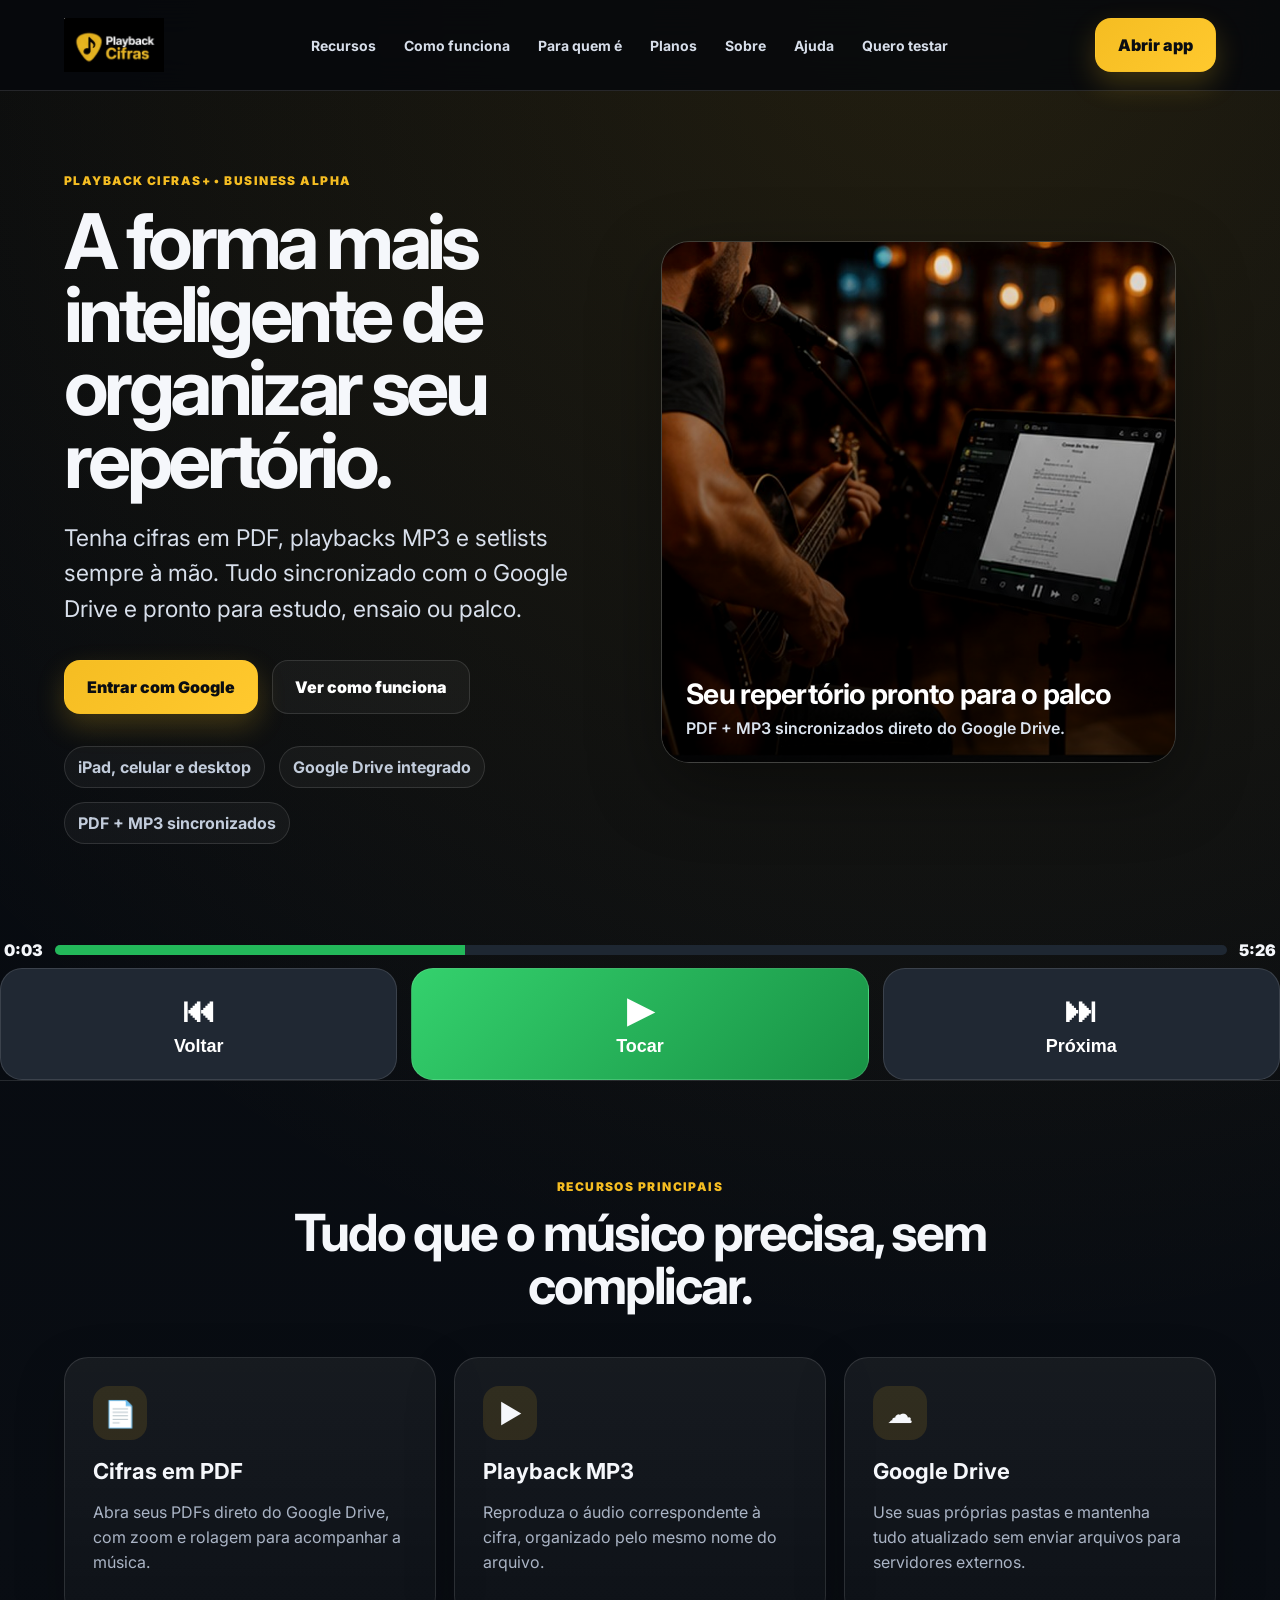
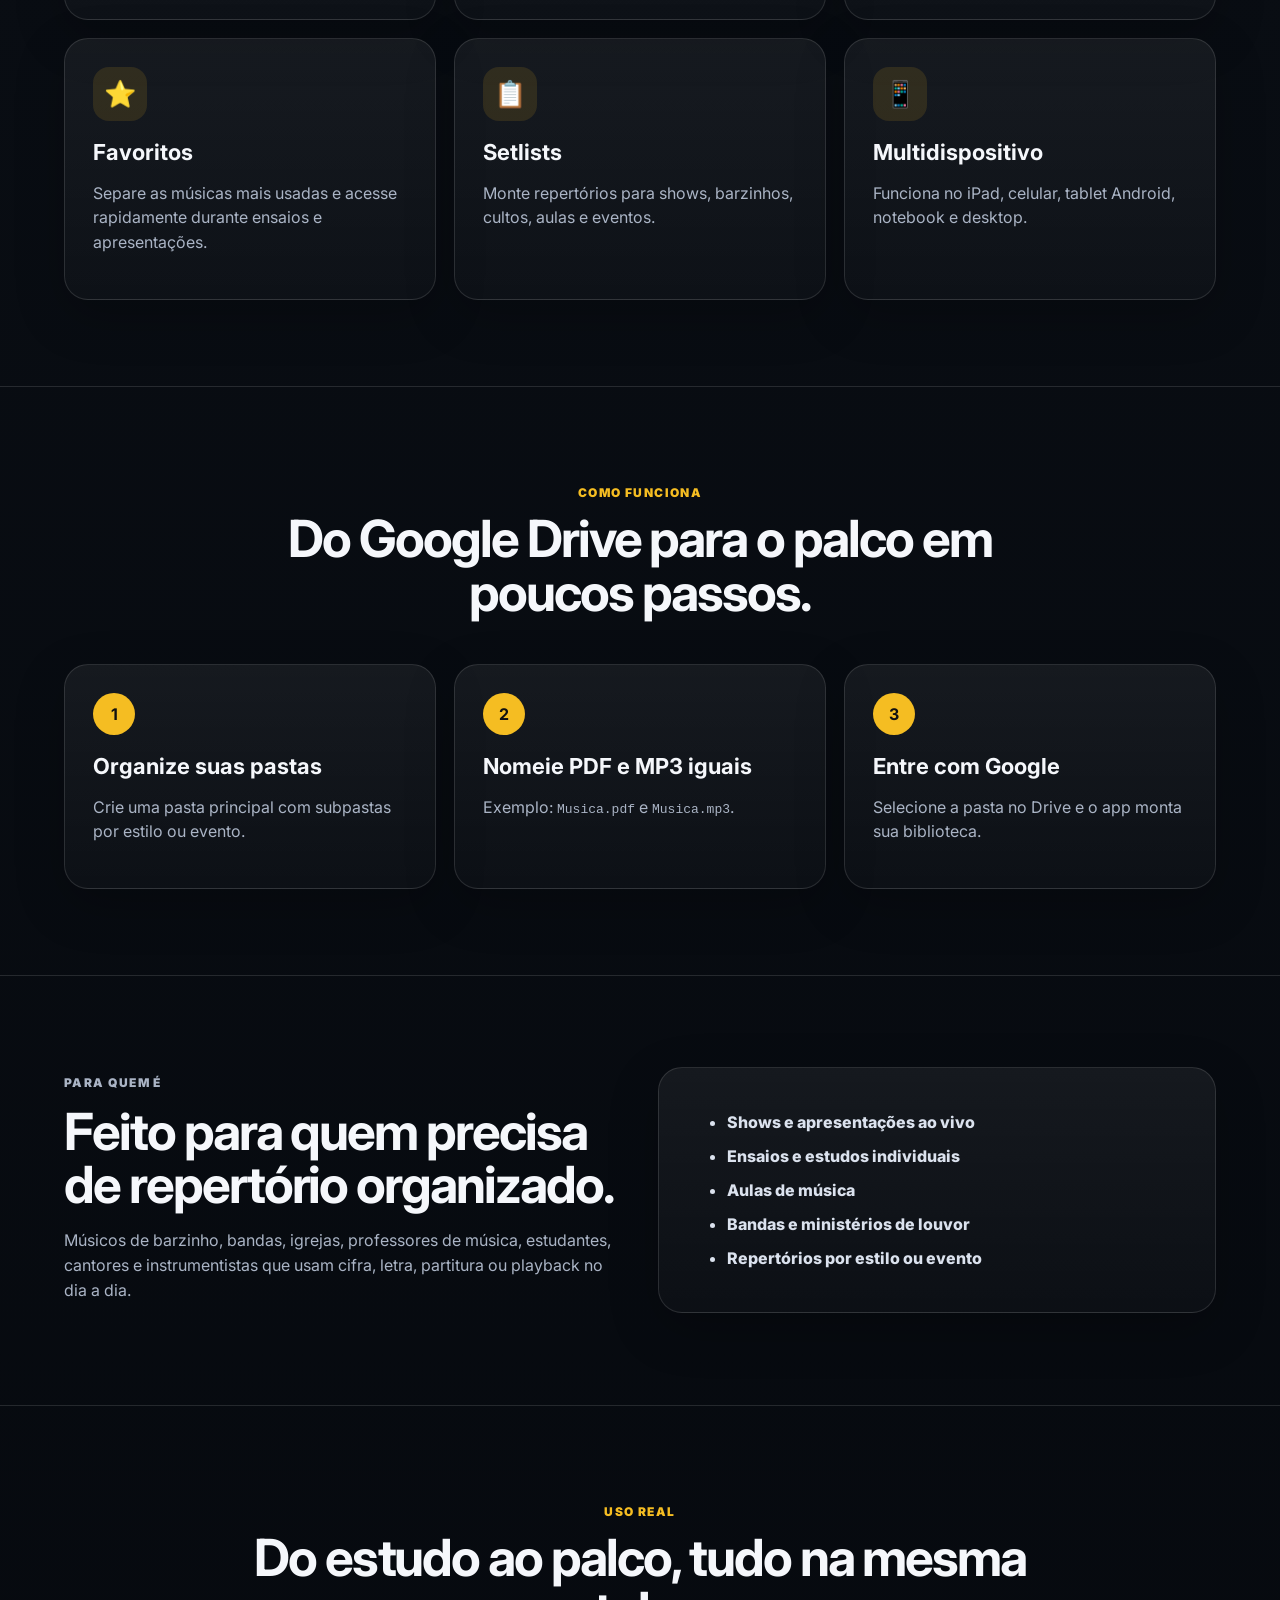
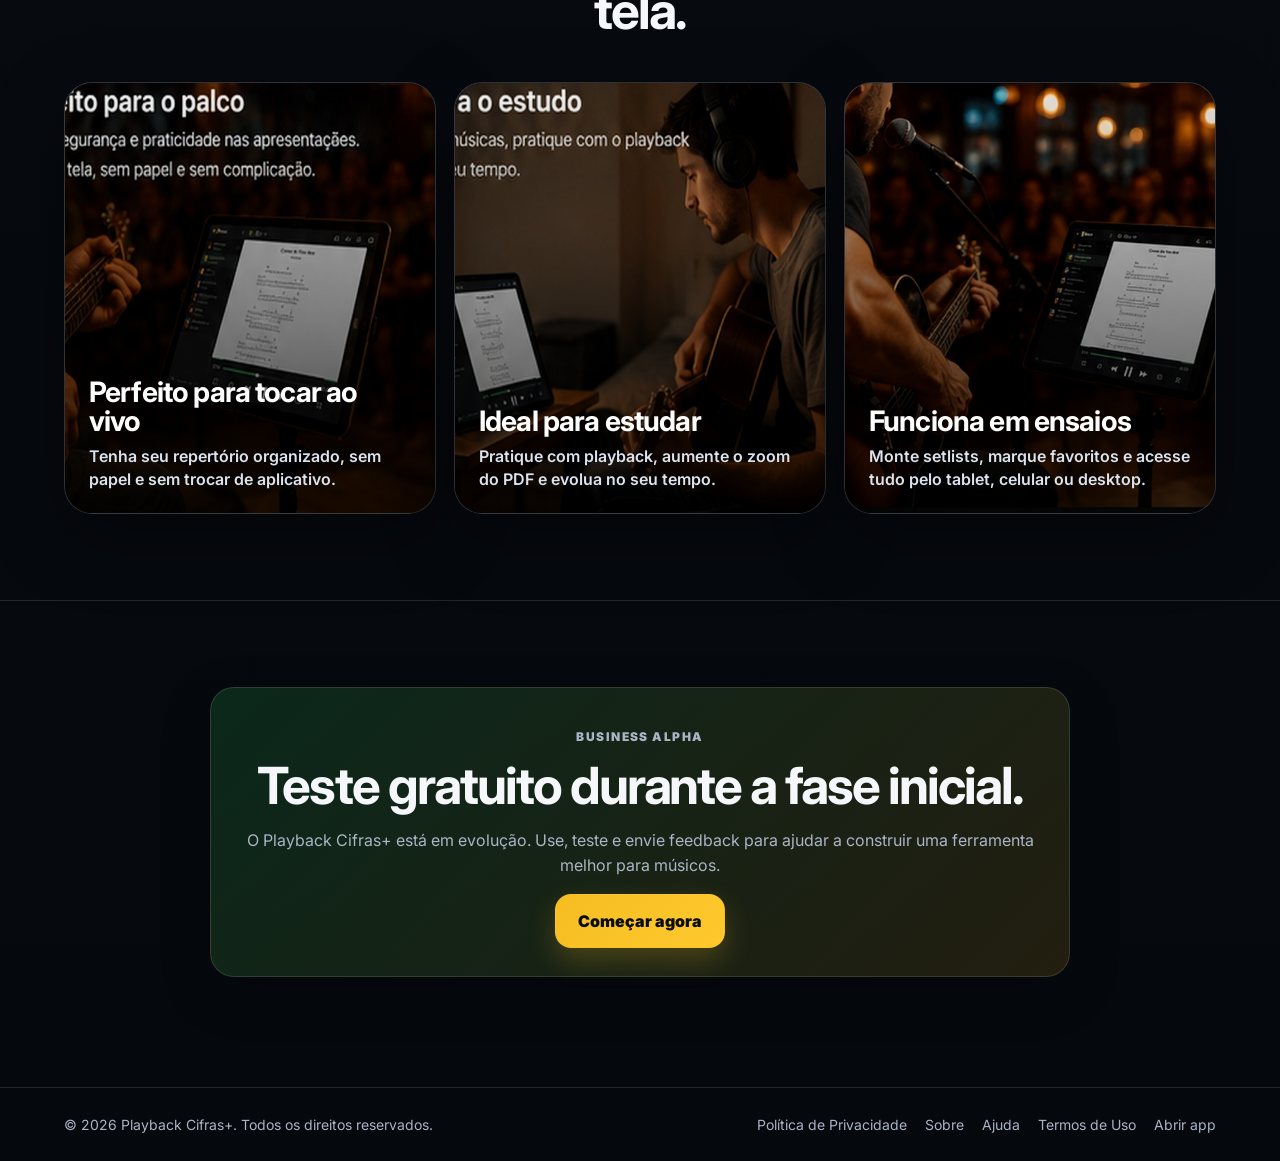
<file: index.html>
<!doctype html>
<html lang="pt-BR">
<head>
  <meta charset="utf-8" />
  <meta name="viewport" content="width=device-width, initial-scale=1" />
  <title>Playback Cifras+ — A forma mais inteligente de organizar seu repertório</title>
  <meta name="description" content="Organize cifras em PDF, playbacks MP3 e setlists em um só lugar. Playback Cifras+ integra Google Drive, iPad, celular e desktop." />
  <meta name="theme-color" content="#05080d" />
  <link rel="preconnect" href="https://fonts.googleapis.com">
  <link rel="preconnect" href="https://fonts.gstatic.com" crossorigin>
  <link href="https://fonts.googleapis.com/css2?family=Inter:wght@400;600;700;800;900&display=swap" rel="stylesheet">
  <link rel="stylesheet" href="landing.css" />
</head>
<body>
  <header class="site-header">
    <a class="brand" href="./" aria-label="Playback Cifras+">
      <img src="assets/playback-cifras-plus-logo.jpg" alt="Playback Cifras+" />
    </a>
    <nav class="nav" aria-label="Navegação principal">
      <a href="#recursos">Recursos</a>
      <a href="#como-funciona">Como funciona</a>
      <a href="#publico">Para quem é</a>
      <a href="#planos">Planos</a>
      <a href="about.html">Sobre</a>
      <a href="help.html">Ajuda</a>
    <a href="capture.html">Quero testar</a>
    </nav>
    <a class="btn btn-primary header-cta" href="player.html">Abrir app</a>
  </header>

  <main>
    <section class="hero">
      <div class="hero-copy">
        <p class="eyebrow">Playback Cifras+ • Business Alpha</p>
        <h1>A forma mais inteligente de organizar seu repertório.</h1>
        <p class="lead">Tenha cifras em PDF, playbacks MP3 e setlists sempre à mão. Tudo sincronizado com o Google Drive e pronto para estudo, ensaio ou palco.</p>
        <div class="hero-actions">
          <a class="btn btn-primary" href="player.html">Entrar com Google</a>
          <a class="btn btn-secondary" href="#como-funciona">Ver como funciona</a>
        </div>
        <div class="trust-row" aria-label="Benefícios rápidos">
          <span>iPad, celular e desktop</span>
          <span>Google Drive integrado</span>
          <span>PDF + MP3 sincronizados</span>
        </div>
      </div>
      <div class="hero-visual human-hero" aria-label="Músico usando Playback Cifras+ no palco">
        <figure class="human-card hero-photo">
          <img src="assets/musico-barzinho.jpg" alt="Músico tocando violão em um barzinho usando o Playback Cifras+ no iPad" />
          <figcaption>
            <strong>Seu repertório pronto para o palco</strong>
            <span>PDF + MP3 sincronizados direto do Google Drive.</span>
          </figcaption>
        </figure>
      </div>
    </section>
            </div>
            <div class="player-bar">
              <span>0:03</span><div class="progress"><i></i></div><span>5:26</span>
            </div>
            <div class="player-buttons">
              <button>⏮<span>Voltar</span></button>
              <button class="play">▶<span>Tocar</span></button>
              <button>⏭<span>Próxima</span></button>
            </div>
          </div>
        </div>
      </div>
    </section>

    <section id="recursos" class="section features">
      <div class="section-head">
        <p class="eyebrow">Recursos principais</p>
        <h2>Tudo que o músico precisa, sem complicar.</h2>
      </div>
      <div class="feature-grid">
        <article><span>📄</span><h3>Cifras em PDF</h3><p>Abra seus PDFs direto do Google Drive, com zoom e rolagem para acompanhar a música.</p></article>
        <article><span>▶</span><h3>Playback MP3</h3><p>Reproduza o áudio correspondente à cifra, organizado pelo mesmo nome do arquivo.</p></article>
        <article><span>☁</span><h3>Google Drive</h3><p>Use suas próprias pastas e mantenha tudo atualizado sem enviar arquivos para servidores externos.</p></article>
        <article><span>⭐</span><h3>Favoritos</h3><p>Separe as músicas mais usadas e acesse rapidamente durante ensaios e apresentações.</p></article>
        <article><span>📋</span><h3>Setlists</h3><p>Monte repertórios para shows, barzinhos, cultos, aulas e eventos.</p></article>
        <article><span>📱</span><h3>Multidispositivo</h3><p>Funciona no iPad, celular, tablet Android, notebook e desktop.</p></article>
      </div>
    </section>

    <section id="como-funciona" class="section how">
      <div class="section-head">
        <p class="eyebrow">Como funciona</p>
        <h2>Do Google Drive para o palco em poucos passos.</h2>
      </div>
      <div class="steps">
        <div><strong>1</strong><h3>Organize suas pastas</h3><p>Crie uma pasta principal com subpastas por estilo ou evento.</p></div>
        <div><strong>2</strong><h3>Nomeie PDF e MP3 iguais</h3><p>Exemplo: <code>Musica.pdf</code> e <code>Musica.mp3</code>.</p></div>
        <div><strong>3</strong><h3>Entre com Google</h3><p>Selecione a pasta no Drive e o app monta sua biblioteca.</p></div>
      </div>
    </section>

    <section id="publico" class="section split">
      <div>
        <p class="eyebrow">Para quem é</p>
        <h2>Feito para quem precisa de repertório organizado.</h2>
        <p>Músicos de barzinho, bandas, igrejas, professores de música, estudantes, cantores e instrumentistas que usam cifra, letra, partitura ou playback no dia a dia.</p>
      </div>
      <div class="audience-card">
        <ul>
          <li>Shows e apresentações ao vivo</li>
          <li>Ensaios e estudos individuais</li>
          <li>Aulas de música</li>
          <li>Bandas e ministérios de louvor</li>
          <li>Repertórios por estilo ou evento</li>
        </ul>
      </div>
    </section>

    <section class="section humanized-use">
      <div class="section-head">
        <p class="eyebrow">Uso real</p>
        <h2>Do estudo ao palco, tudo na mesma tela.</h2>
      </div>
      <div class="human-grid">
        <article class="human-card">
          <img src="assets/musico-palco-ipad.jpg" alt="Músico usando iPad com cifras e playback durante uma apresentação ao vivo" />
          <div><h3>Perfeito para tocar ao vivo</h3><p>Tenha seu repertório organizado, sem papel e sem trocar de aplicativo.</p></div>
        </article>
        <article class="human-card">
          <img src="assets/musico-estudo-quarto.jpg" alt="Músico estudando violão no quarto com o Playback Cifras+ no tablet" />
          <div><h3>Ideal para estudar</h3><p>Pratique com playback, aumente o zoom do PDF e evolua no seu tempo.</p></div>
        </article>
        <article class="human-card">
          <img src="assets/musico-barzinho.jpg" alt="Músico ensaiando repertório com amigos usando o Playback Cifras+" />
          <div><h3>Funciona em ensaios</h3><p>Monte setlists, marque favoritos e acesse tudo pelo tablet, celular ou desktop.</p></div>
        </article>
      </div>
    </section>

    <section id="planos" class="section pricing">
      <div class="pricing-card">
        <p class="eyebrow">Business Alpha</p>
        <h2>Teste gratuito durante a fase inicial.</h2>
        <p>O Playback Cifras+ está em evolução. Use, teste e envie feedback para ajudar a construir uma ferramenta melhor para músicos.</p>
        <a class="btn btn-primary" href="player.html">Começar agora</a>
      </div>
    </section>
  </main>

  <footer class="site-footer">
    <div>© 2026 Playback Cifras+. Todos os direitos reservados.</div>
    <div class="footer-links">
      <a href="./privacy.html">Política de Privacidade</a>
      <a href="about.html">Sobre</a>
      <a href="help.html">Ajuda</a>
      <a href="./terms.html">Termos de Uso</a>
      <a href="player.html">Abrir app</a>
    </div>
  </footer>
</body>
</html>
</file>
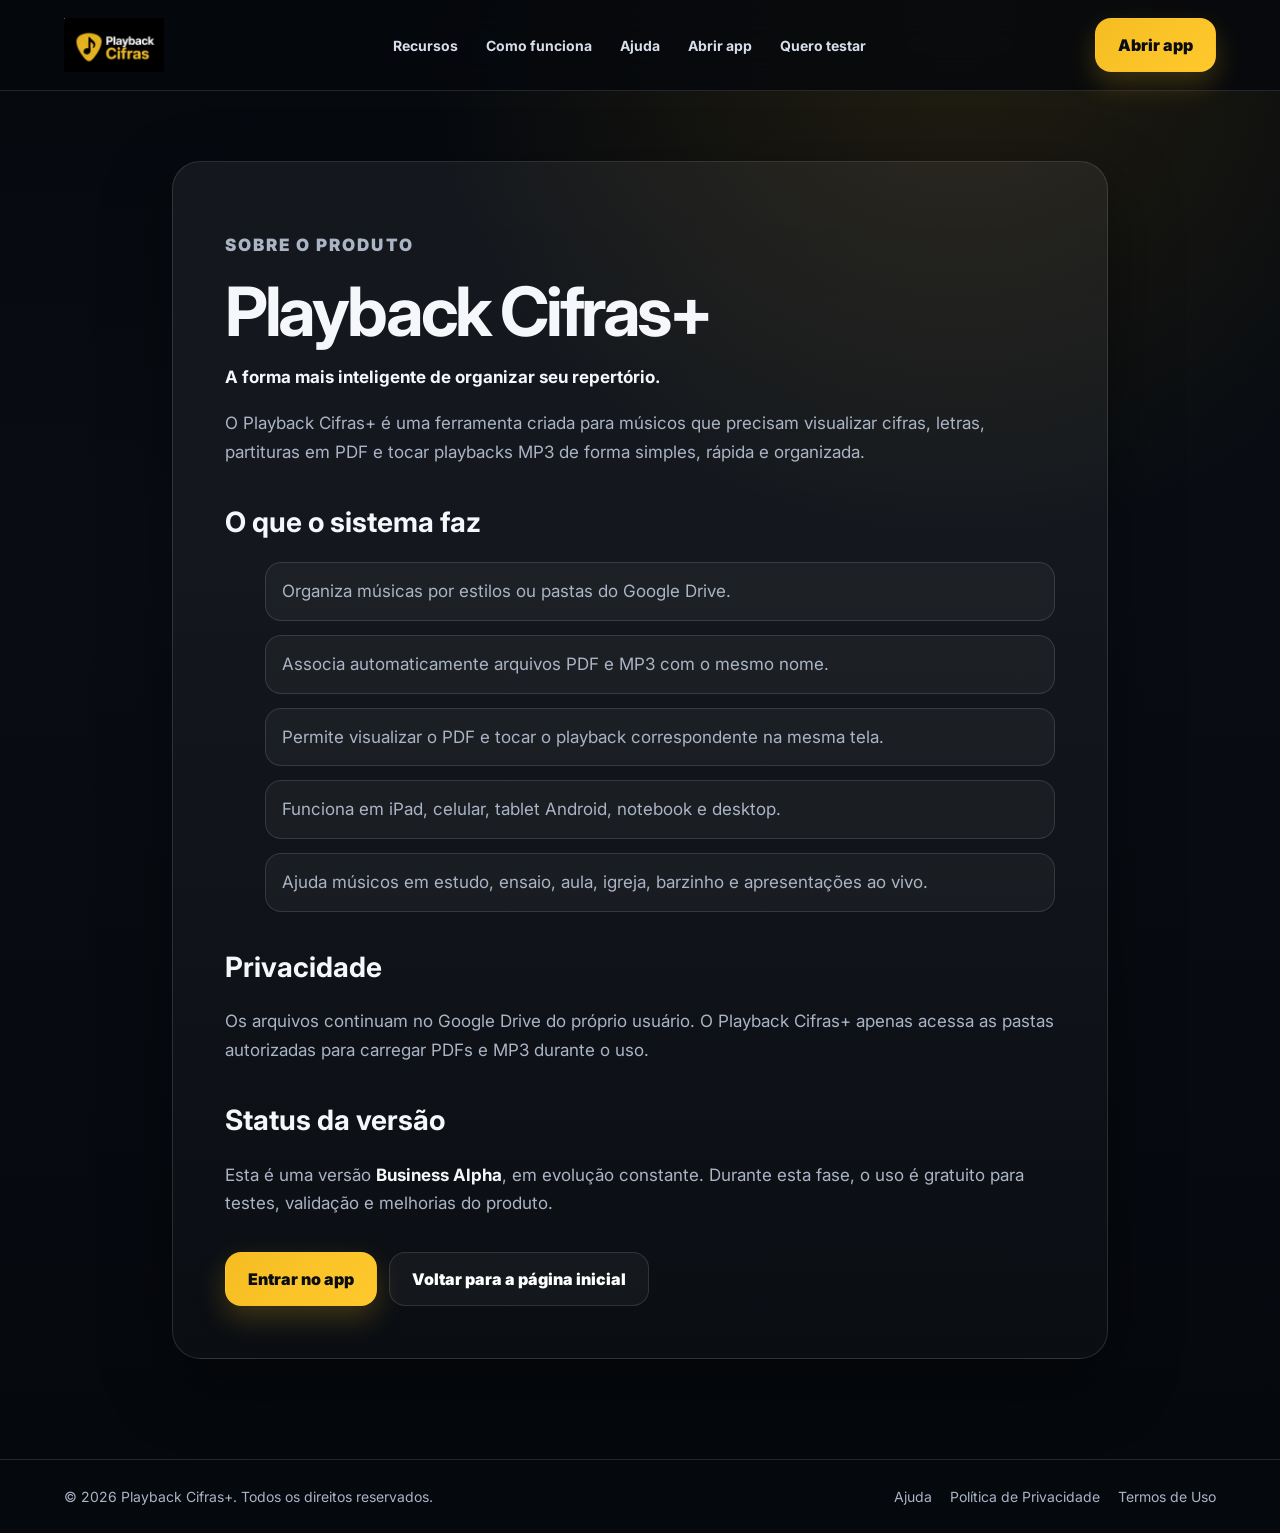
<file: about.html>
<!doctype html>
<html lang="pt-BR">
<head>
  <meta charset="utf-8" />
  <meta name="viewport" content="width=device-width, initial-scale=1" />
  <title>Sobre — Playback Cifras+</title>
  <meta name="description" content="Conheça o Playback Cifras+, a forma mais inteligente de organizar seu repertório musical." />
  <meta name="theme-color" content="#05080d" />
  <link rel="preconnect" href="https://fonts.googleapis.com">
  <link rel="preconnect" href="https://fonts.gstatic.com" crossorigin>
  <link href="https://fonts.googleapis.com/css2?family=Inter:wght@400;600;700;800;900&display=swap" rel="stylesheet">
  <link rel="stylesheet" href="landing.css" />
  <style>.doc-page{max-width:980px;margin:0 auto;padding:70px 22px 100px}.doc-card{background:linear-gradient(180deg,rgba(255,255,255,.06),rgba(255,255,255,.025));border:1px solid var(--line);border-radius:28px;padding:clamp(24px,5vw,52px);box-shadow:var(--shadow)}.doc-card h1{font-size:clamp(38px,6vw,68px);letter-spacing:-.05em;line-height:1;margin:10px 0 18px}.doc-card h2{font-size:28px;margin-top:38px}.doc-card p,.doc-card li{color:var(--muted);line-height:1.7;font-size:17px}.doc-card strong{color:var(--text)}.doc-actions{display:flex;gap:12px;flex-wrap:wrap;margin-top:34px}.doc-list{display:grid;gap:14px;margin-top:20px}.doc-list li{background:rgba(255,255,255,.04);border:1px solid var(--line);border-radius:16px;padding:14px 16px;list-style:none}</style>
</head>
<body>
  <header class="site-header">
    <a class="brand" href="./" aria-label="Playback Cifras+"><img src="assets/playback-cifras-plus-logo.jpg" alt="Playback Cifras+" /></a>
    <nav class="nav" aria-label="Navegação principal"><a href="./#recursos">Recursos</a><a href="./#como-funciona">Como funciona</a><a href="help.html">Ajuda</a><a href="player.html">Abrir app</a><a href="capture.html">Quero testar</a>
    </nav>
    <a class="btn btn-primary header-cta" href="player.html">Abrir app</a>
  </header>
  <main class="doc-page">
    <article class="doc-card">
      <p class="eyebrow">Sobre o produto</p>
      <h1>Playback Cifras+</h1>
      <p><strong>A forma mais inteligente de organizar seu repertório.</strong></p>
      <p>O Playback Cifras+ é uma ferramenta criada para músicos que precisam visualizar cifras, letras, partituras em PDF e tocar playbacks MP3 de forma simples, rápida e organizada.</p>
      <h2>O que o sistema faz</h2>
      <ul class="doc-list">
        <li>Organiza músicas por estilos ou pastas do Google Drive.</li>
        <li>Associa automaticamente arquivos PDF e MP3 com o mesmo nome.</li>
        <li>Permite visualizar o PDF e tocar o playback correspondente na mesma tela.</li>
        <li>Funciona em iPad, celular, tablet Android, notebook e desktop.</li>
        <li>Ajuda músicos em estudo, ensaio, aula, igreja, barzinho e apresentações ao vivo.</li>
      </ul>
      <h2>Privacidade</h2>
      <p>Os arquivos continuam no Google Drive do próprio usuário. O Playback Cifras+ apenas acessa as pastas autorizadas para carregar PDFs e MP3 durante o uso.</p>
      <h2>Status da versão</h2>
      <p>Esta é uma versão <strong>Business Alpha</strong>, em evolução constante. Durante esta fase, o uso é gratuito para testes, validação e melhorias do produto.</p>
      <div class="doc-actions"><a class="btn btn-primary" href="player.html">Entrar no app</a><a class="btn btn-secondary" href="./">Voltar para a página inicial</a></div>
    </article>
  </main>
  <footer class="site-footer"><div>© 2026 Playback Cifras+. Todos os direitos reservados.</div><div class="footer-links"><a href="help.html">Ajuda</a><a href="privacy.html">Política de Privacidade</a><a href="terms.html">Termos de Uso</a></div></footer>
</body>
</html>
</file>
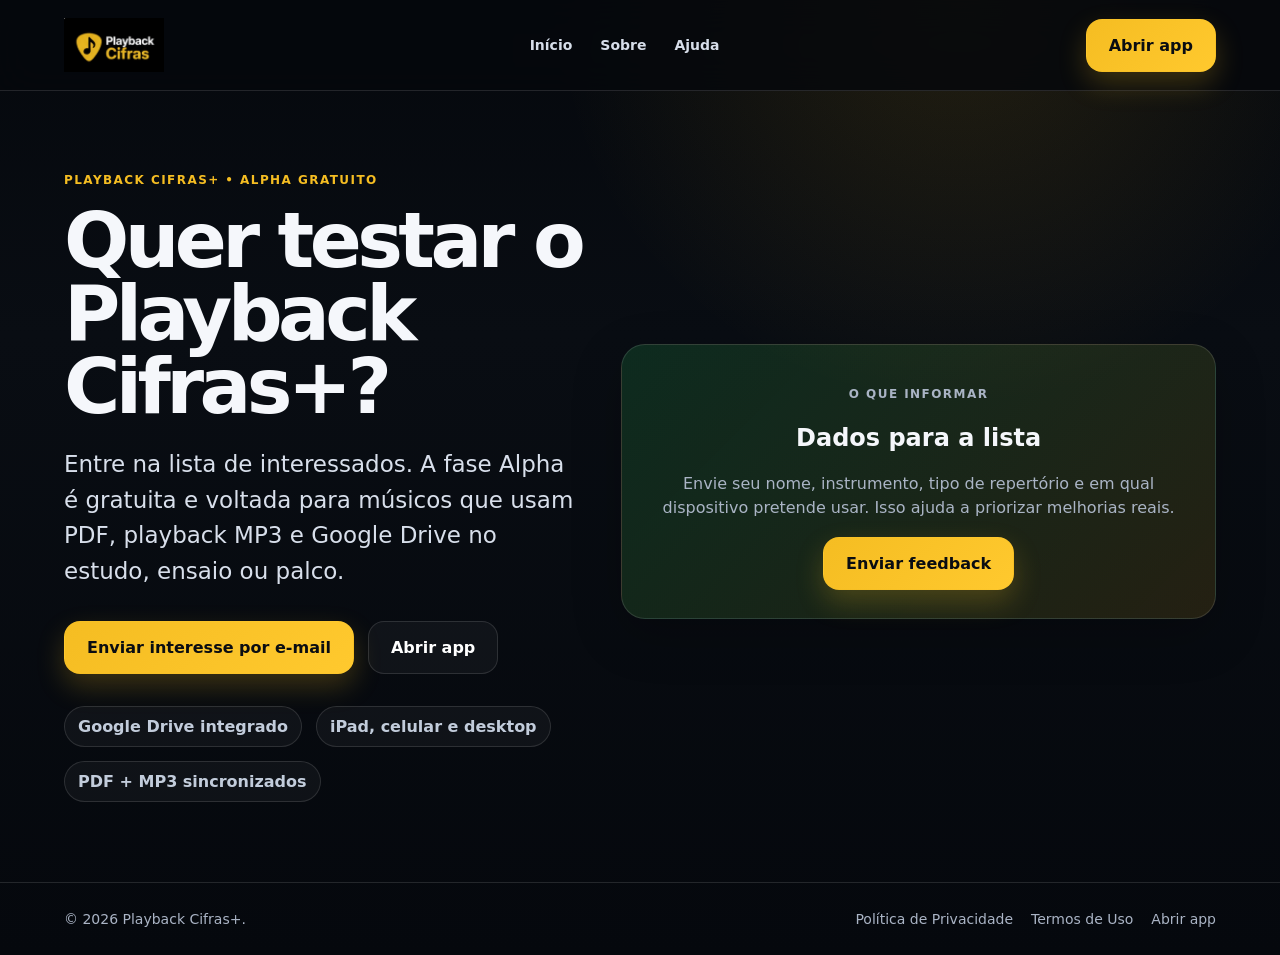
<file: capture.html>
<!doctype html>
<html lang="pt-BR">
<head>
  <meta charset="utf-8" />
  <meta name="viewport" content="width=device-width, initial-scale=1" />
  <title>Quero testar — Playback Cifras+</title>
  <meta name="description" content="Entre na lista de interessados para testar o Playback Cifras+." />
  <meta name="theme-color" content="#05080d" />
  <link rel="stylesheet" href="landing.css" />
</head>
<body>
  <header class="site-header">
    <a class="brand" href="./" aria-label="Playback Cifras+"><img src="assets/playback-cifras-plus-logo.jpg" alt="Playback Cifras+" /></a>
    <nav class="nav" aria-label="Navegação principal">
      <a href="./">Início</a>
      <a href="about.html">Sobre</a>
      <a href="help.html">Ajuda</a>
    </nav>
    <a class="btn btn-primary header-cta" href="player.html">Abrir app</a>
  </header>

  <main>
    <section class="hero capture-hero">
      <div class="hero-copy">
        <p class="eyebrow">Playback Cifras+ • Alpha gratuito</p>
        <h1>Quer testar o Playback Cifras+?</h1>
        <p class="lead">Entre na lista de interessados. A fase Alpha é gratuita e voltada para músicos que usam PDF, playback MP3 e Google Drive no estudo, ensaio ou palco.</p>
        <div class="hero-actions">
          <a class="btn btn-primary" href="mailto:raphael.albertini@gmail.com?subject=Quero%20testar%20o%20Playback%20Cifras%2B&body=Olá%2C%20quero%20testar%20o%20Playback%20Cifras%2B.%0A%0ANome%3A%0AInstrumento%3A%0AComo%20pretendo%20usar%3A">Enviar interesse por e-mail</a>
          <a class="btn btn-secondary" href="player.html">Abrir app</a>
        </div>
        <div class="trust-row" aria-label="Benefícios rápidos">
          <span>Google Drive integrado</span>
          <span>iPad, celular e desktop</span>
          <span>PDF + MP3 sincronizados</span>
        </div>
      </div>
      <div class="pricing-card">
        <p class="eyebrow">O que informar</p>
        <h2>Dados para a lista</h2>
        <p>Envie seu nome, instrumento, tipo de repertório e em qual dispositivo pretende usar. Isso ajuda a priorizar melhorias reais.</p>
        <a class="btn btn-primary" href="mailto:raphael.albertini@gmail.com?subject=Feedback%20Playback%20Cifras%2B">Enviar feedback</a>
      </div>
    </section>
  </main>

  <footer class="site-footer">
    <div>© 2026 Playback Cifras+.</div>
    <div class="footer-links">
      <a href="privacy.html">Política de Privacidade</a>
      <a href="terms.html">Termos de Uso</a>
      <a href="player.html">Abrir app</a>
    </div>
  </footer>
</body>
</html>
</file>
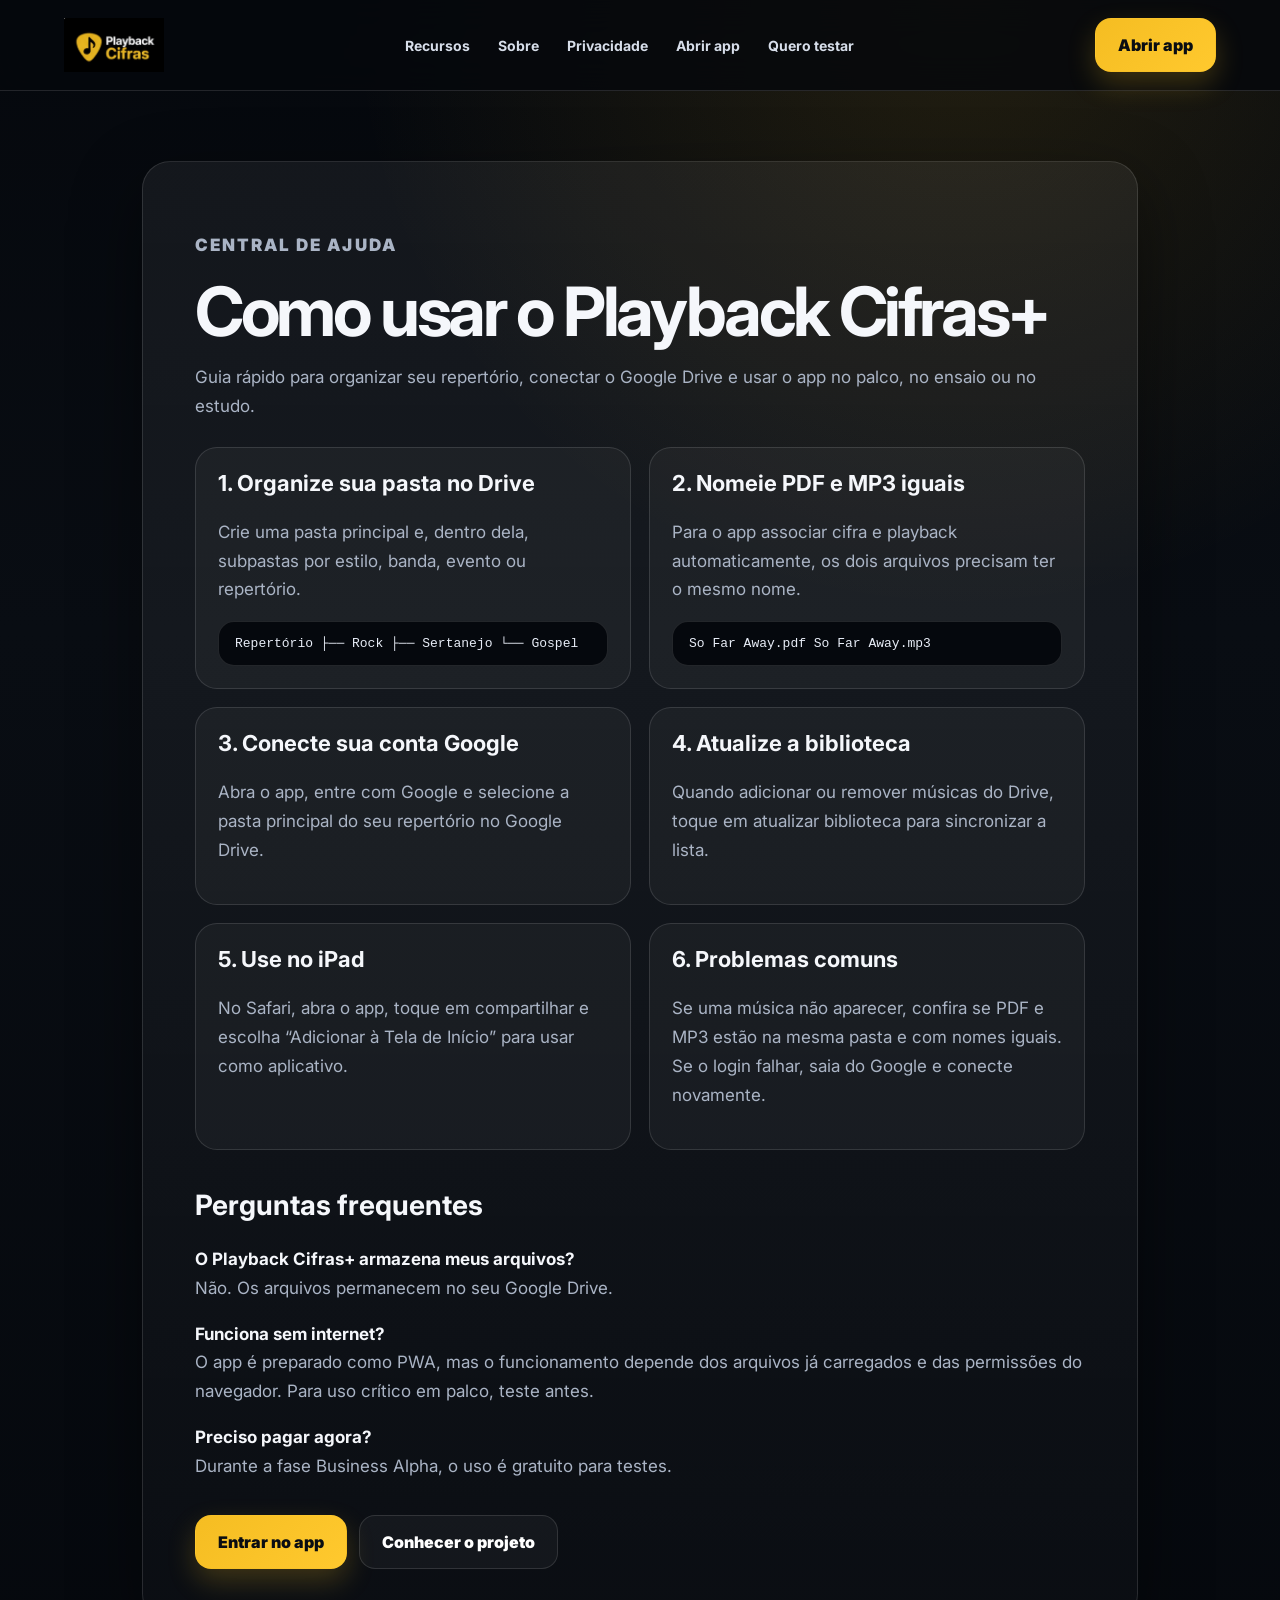
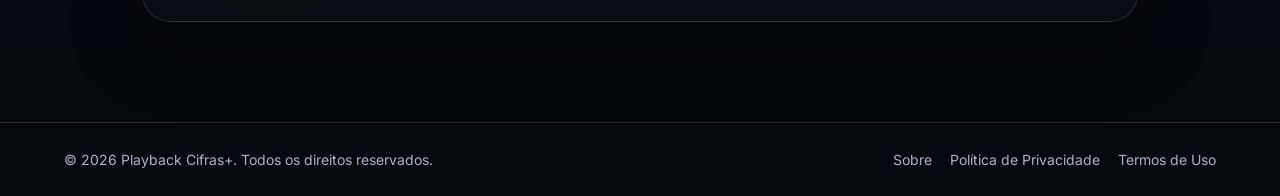
<file: help.html>
<!doctype html>
<html lang="pt-BR">
<head>
  <meta charset="utf-8" />
  <meta name="viewport" content="width=device-width, initial-scale=1" />
  <title>Ajuda — Playback Cifras+</title>
  <meta name="description" content="Ajuda do Playback Cifras+: como organizar PDFs e MP3, conectar Google Drive e usar no iPad." />
  <meta name="theme-color" content="#05080d" />
  <link rel="preconnect" href="https://fonts.googleapis.com">
  <link rel="preconnect" href="https://fonts.gstatic.com" crossorigin>
  <link href="https://fonts.googleapis.com/css2?family=Inter:wght@400;600;700;800;900&display=swap" rel="stylesheet">
  <link rel="stylesheet" href="landing.css" />
  <style>.doc-page{max-width:1040px;margin:0 auto;padding:70px 22px 100px}.doc-card{background:linear-gradient(180deg,rgba(255,255,255,.06),rgba(255,255,255,.025));border:1px solid var(--line);border-radius:28px;padding:clamp(24px,5vw,52px);box-shadow:var(--shadow)}.doc-card h1{font-size:clamp(38px,6vw,68px);letter-spacing:-.05em;line-height:1;margin:10px 0 18px}.doc-card h2{font-size:28px;margin-top:38px}.doc-card p,.doc-card li{color:var(--muted);line-height:1.7;font-size:17px}.doc-card strong{color:var(--text)}.help-grid{display:grid;grid-template-columns:repeat(2,1fr);gap:18px;margin-top:26px}.help-box{border:1px solid var(--line);border-radius:22px;background:rgba(255,255,255,.04);padding:22px}.help-box h3{margin-top:0;font-size:22px}.code-sample{display:block;background:#05080d;border:1px solid var(--line);border-radius:16px;padding:14px 16px;color:#e8edf7;overflow:auto}.doc-actions{display:flex;gap:12px;flex-wrap:wrap;margin-top:34px}@media(max-width:760px){.help-grid{grid-template-columns:1fr}}</style>
</head>
<body>
  <header class="site-header">
    <a class="brand" href="./" aria-label="Playback Cifras+"><img src="assets/playback-cifras-plus-logo.jpg" alt="Playback Cifras+" /></a>
    <nav class="nav" aria-label="Navegação principal"><a href="./#recursos">Recursos</a><a href="about.html">Sobre</a><a href="privacy.html">Privacidade</a><a href="player.html">Abrir app</a><a href="capture.html">Quero testar</a>
    </nav>
    <a class="btn btn-primary header-cta" href="player.html">Abrir app</a>
  </header>
  <main class="doc-page">
    <article class="doc-card">
      <p class="eyebrow">Central de ajuda</p>
      <h1>Como usar o Playback Cifras+</h1>
      <p>Guia rápido para organizar seu repertório, conectar o Google Drive e usar o app no palco, no ensaio ou no estudo.</p>
      <div class="help-grid">
        <section class="help-box"><h3>1. Organize sua pasta no Drive</h3><p>Crie uma pasta principal e, dentro dela, subpastas por estilo, banda, evento ou repertório.</p><code class="code-sample">Repertório
├── Rock
├── Sertanejo
└── Gospel</code></section>
        <section class="help-box"><h3>2. Nomeie PDF e MP3 iguais</h3><p>Para o app associar cifra e playback automaticamente, os dois arquivos precisam ter o mesmo nome.</p><code class="code-sample">So Far Away.pdf
So Far Away.mp3</code></section>
        <section class="help-box"><h3>3. Conecte sua conta Google</h3><p>Abra o app, entre com Google e selecione a pasta principal do seu repertório no Google Drive.</p></section>
        <section class="help-box"><h3>4. Atualize a biblioteca</h3><p>Quando adicionar ou remover músicas do Drive, toque em atualizar biblioteca para sincronizar a lista.</p></section>
        <section class="help-box"><h3>5. Use no iPad</h3><p>No Safari, abra o app, toque em compartilhar e escolha “Adicionar à Tela de Início” para usar como aplicativo.</p></section>
        <section class="help-box"><h3>6. Problemas comuns</h3><p>Se uma música não aparecer, confira se PDF e MP3 estão na mesma pasta e com nomes iguais. Se o login falhar, saia do Google e conecte novamente.</p></section>
      </div>
      <h2>Perguntas frequentes</h2>
      <p><strong>O Playback Cifras+ armazena meus arquivos?</strong><br>Não. Os arquivos permanecem no seu Google Drive.</p>
      <p><strong>Funciona sem internet?</strong><br>O app é preparado como PWA, mas o funcionamento depende dos arquivos já carregados e das permissões do navegador. Para uso crítico em palco, teste antes.</p>
      <p><strong>Preciso pagar agora?</strong><br>Durante a fase Business Alpha, o uso é gratuito para testes.</p>
      <div class="doc-actions"><a class="btn btn-primary" href="player.html">Entrar no app</a><a class="btn btn-secondary" href="about.html">Conhecer o projeto</a></div>
    </article>
  </main>
  <footer class="site-footer"><div>© 2026 Playback Cifras+. Todos os direitos reservados.</div><div class="footer-links"><a href="about.html">Sobre</a><a href="privacy.html">Política de Privacidade</a><a href="terms.html">Termos de Uso</a></div></footer>
</body>
</html>
</file>
<file: landing.css>
:root{
  --bg:#05080d; --panel:#0b111a; --panel2:#101824; --text:#f5f7fb; --muted:#aab4c5;
  --line:rgba(255,255,255,.12); --green:#23b85a; --yellow:#f5bd22; --yellow2:#ffe08a;
  --shadow:0 24px 70px rgba(0,0,0,.45);
}
*{box-sizing:border-box} html{scroll-behavior:smooth} body{margin:0;font-family:Inter,system-ui,-apple-system,Segoe UI,Roboto,Arial,sans-serif;color:var(--text);background:radial-gradient(circle at 75% 0%,rgba(245,189,34,.12),transparent 30%),linear-gradient(180deg,#05080d,#090d13 35%,#05080d);}
a{color:inherit;text-decoration:none}.site-header{position:sticky;top:0;z-index:10;display:flex;align-items:center;justify-content:space-between;gap:24px;padding:18px clamp(18px,5vw,72px);background:rgba(5,8,13,.82);backdrop-filter:blur(18px);border-bottom:1px solid var(--line)}.brand img{height:54px;width:auto;display:block}.nav{display:flex;gap:28px;color:#d7deea;font-weight:700;font-size:14px}.nav a:hover{color:var(--yellow)}.btn{display:inline-flex;align-items:center;justify-content:center;border-radius:16px;padding:16px 22px;font-weight:900;border:1px solid var(--line);transition:.18s ease;white-space:nowrap}.btn-primary{background:linear-gradient(135deg,var(--yellow),#ffc92e);color:#0a0d12;border-color:transparent;box-shadow:0 12px 28px rgba(245,189,34,.22)}.btn-primary:hover{transform:translateY(-2px);filter:saturate(1.1)}.btn-secondary{background:rgba(255,255,255,.04);color:#fff}.hero{display:grid;grid-template-columns:minmax(0,1fr) minmax(480px,1.15fr);gap:40px;align-items:center;min-height:780px;padding:70px clamp(18px,5vw,72px) 80px}.eyebrow{color:var(--yellow);text-transform:uppercase;letter-spacing:.12em;font-weight:900;font-size:12px}.hero h1{font-size:clamp(42px,6vw,86px);line-height:.95;margin:18px 0 22px;letter-spacing:-.06em}.lead{font-size:clamp(18px,2vw,23px);line-height:1.55;color:#d8dfeb;max-width:650px}.hero-actions{display:flex;gap:14px;flex-wrap:wrap;margin:32px 0}.trust-row{display:flex;gap:14px;flex-wrap:wrap;color:#c2ccdb;font-weight:700}.trust-row span{border:1px solid var(--line);background:rgba(255,255,255,.04);padding:10px 13px;border-radius:999px}.stage-card{position:relative}.stage-glow{position:absolute;inset:30px;border-radius:40px;background:radial-gradient(circle,rgba(35,184,90,.25),transparent 58%);filter:blur(35px)}.ipad-mockup{position:relative;border:1px solid rgba(255,255,255,.16);border-radius:34px;background:linear-gradient(180deg,#111923,#05080d);box-shadow:var(--shadow);padding:18px;overflow:hidden}.app-topbar{display:flex;align-items:center;gap:12px;padding-bottom:14px}.mini-logo img{width:86px;border-radius:8px}.song-title{margin-right:auto}.song-title strong{display:block;font-size:19px}.song-title small{display:block;color:var(--muted);font-weight:700}.pill{padding:10px 13px;border-radius:999px;background:rgba(255,255,255,.08);border:1px solid var(--line);font-weight:900}.app-body{display:grid;grid-template-columns:230px 1fr;gap:14px}.song-list{background:#070b11;border:1px solid var(--line);border-radius:18px;padding:12px}.category{font-weight:900;margin-bottom:12px}.song{padding:12px;border-radius:12px;color:#c8d1df}.song b{display:block;color:#fff}.song span{font-size:12px;color:var(--muted)}.song.active{background:linear-gradient(135deg,#23b85a,#16833e);color:white}.pdf-preview{background:#fff;color:#111;border-radius:14px;padding:34px 42px;min-height:350px;text-align:left}.pdf-preview h3{text-align:center;font-size:30px;margin:0}.pdf-preview h4{text-align:center;color:#ff6500;margin:6px 0 30px}.pdf-preview p{font-family:monospace;font-size:18px}.pdf-preview b{color:#16833e}.player-bar{display:flex;gap:12px;align-items:center;padding:16px 4px 8px;font-weight:900}.progress{height:10px;flex:1;background:#1e2732;border-radius:99px;overflow:hidden}.progress i{display:block;width:35%;height:100%;background:var(--green)}.player-buttons{display:grid;grid-template-columns:1fr 1.15fr 1fr;gap:14px}.player-buttons button{border:1px solid var(--line);border-radius:22px;background:#202833;color:white;font-size:34px;font-weight:900;min-height:112px}.player-buttons span{display:block;font-size:18px;margin-top:6px}.player-buttons .play{background:linear-gradient(135deg,#34d16d,#189245)}.section{padding:86px clamp(18px,5vw,72px);border-top:1px solid var(--line)}.section-head{text-align:center;max-width:780px;margin:0 auto 44px}.section h2{font-size:clamp(32px,4vw,54px);line-height:1.05;margin:12px 0;letter-spacing:-.04em}.feature-grid{display:grid;grid-template-columns:repeat(3,1fr);gap:18px}.feature-grid article,.steps div,.audience-card,.pricing-card{background:linear-gradient(180deg,rgba(255,255,255,.06),rgba(255,255,255,.025));border:1px solid var(--line);border-radius:24px;padding:28px;box-shadow:0 16px 50px rgba(0,0,0,.22)}.feature-grid span{display:inline-flex;width:54px;height:54px;border-radius:16px;align-items:center;justify-content:center;background:rgba(245,189,34,.12);font-size:26px}.feature-grid h3,.steps h3{font-size:22px;margin:18px 0 10px}.feature-grid p,.steps p,.split p,.pricing-card p{color:var(--muted);line-height:1.55}.steps{display:grid;grid-template-columns:repeat(3,1fr);gap:18px}.steps strong{display:inline-grid;place-items:center;width:42px;height:42px;border-radius:50%;background:var(--yellow);color:#111}.split{display:grid;grid-template-columns:1fr 1fr;gap:36px;align-items:center}.audience-card li{margin:14px 0;color:#dbe2ee;font-weight:800}.pricing{padding-bottom:110px}.pricing-card{max-width:860px;margin:auto;text-align:center;background:linear-gradient(135deg,rgba(35,184,90,.18),rgba(245,189,34,.12));}.site-footer{display:flex;justify-content:space-between;gap:20px;flex-wrap:wrap;padding:28px clamp(18px,5vw,72px);border-top:1px solid var(--line);color:var(--muted);font-size:14px}.footer-links{display:flex;gap:18px;flex-wrap:wrap}.footer-links a:hover{color:var(--yellow)}
@media (max-width:1000px){.hero{grid-template-columns:1fr;min-height:auto}.nav{display:none}.feature-grid,.steps,.split{grid-template-columns:1fr}.header-cta{display:none}.app-body{grid-template-columns:1fr}.song-list{display:none}.pdf-preview{min-height:300px}.hero-visual{order:-1}.brand img{height:46px}.site-header{position:relative}.hero{padding-top:36px}.player-buttons button{min-height:92px}.player-buttons{gap:10px}.pill:nth-last-child(-n+2){display:none}}
@media (max-width:560px){.hero h1{font-size:42px}.lead{font-size:17px}.btn{width:100%}.ipad-mockup{border-radius:22px;padding:10px}.pdf-preview{padding:24px 18px}.pdf-preview p{font-size:14px}.player-buttons button{font-size:28px;min-height:82px}.player-buttons span{font-size:15px}.mini-logo img{width:72px}.song-title strong{font-size:16px}.section{padding:60px 18px}}

/* Playback Cifras+ — imagens mais humanas na landing */
.human-hero{display:flex;align-items:center;justify-content:center;}
.human-card{position:relative;overflow:hidden;border-radius:28px;border:1px solid rgba(255,255,255,.14);background:linear-gradient(180deg,rgba(255,255,255,.065),rgba(255,255,255,.025));box-shadow:0 24px 70px rgba(0,0,0,.38);}
.human-card img{display:block;width:100%;height:100%;object-fit:cover;min-height:360px;filter:saturate(1.03) contrast(1.04);}
.human-card::after{content:"";position:absolute;inset:0;background:linear-gradient(180deg,rgba(0,0,0,.04),rgba(0,0,0,.72));pointer-events:none;}
.human-card figcaption,.human-card div{position:absolute;left:24px;right:24px;bottom:22px;z-index:1;}
.human-card strong,.human-card h3{display:block;margin:0 0 8px;font-size:clamp(22px,2.2vw,34px);line-height:1.05;color:#fff;letter-spacing:-.03em;}
.human-card span,.human-card p{margin:0;color:#dbe3ee;line-height:1.45;font-weight:600;}
.hero-photo{min-height:520px;width:min(100%,720px);}
.hero-photo img{min-height:520px;}
.human-grid{display:grid;grid-template-columns:repeat(3,1fr);gap:18px;}
.human-grid .human-card{min-height:430px;}
.human-grid .human-card img{min-height:430px;}
@media(max-width:1000px){.human-grid{grid-template-columns:1fr}.hero-photo,.hero-photo img{min-height:420px}.human-grid .human-card,.human-grid .human-card img{min-height:360px}}
@media(max-width:560px){.hero-photo,.hero-photo img{min-height:360px}.human-card figcaption,.human-card div{left:18px;right:18px;bottom:18px}.human-grid .human-card,.human-grid .human-card img{min-height:330px}}
</file>
